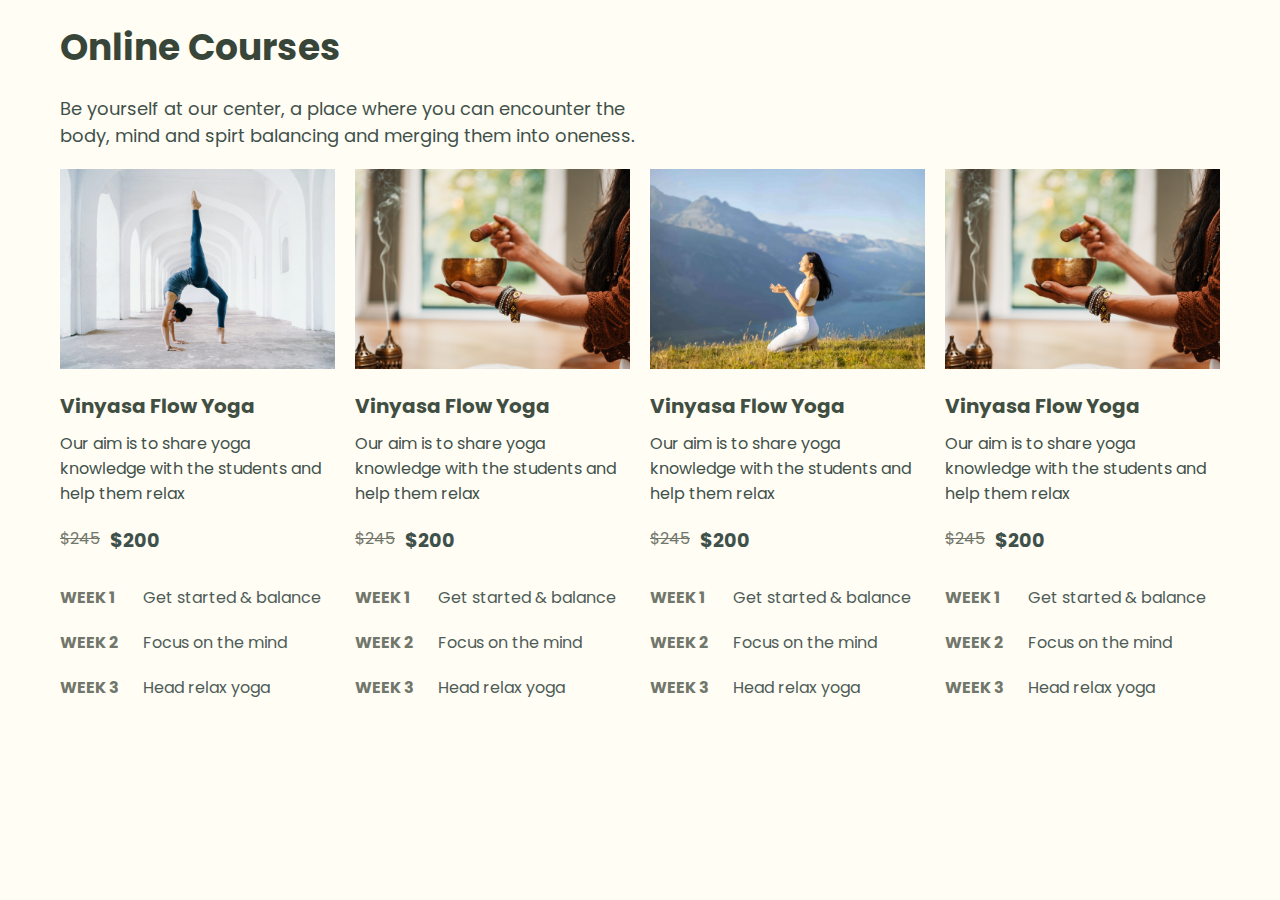
<file: Page1/index.html>
<!DOCTYPE html>
<html lang="en">
  <head>
    <meta charset="UTF-8" />
    <meta name="viewport" content="width=device-width, initial-scale=1.0" />
    <title>Page1</title>
    <link rel="stylesheet" href="style.css" />
    <link
      rel="stylesheet"
      href="https://fonts.googleapis.com/css2?family=Poppins:wght@400;700&display=swap"
    />
  </head>
  <body>
    <div class="container">
      <div class="title">
        <h1>Online Courses</h1>
        <p>
          Be yourself at our center, a place where you can encounter the body,
          mind and spirt balancing and merging them into oneness.
        </p>
      </div>
      <div class="content">
        <div class="box">
          <img src="img/1.png" alt="" />
          <h3>Vinyasa Flow Yoga</h3>
          <p>
            Our aim is to share yoga knowledge with the students and help them
            relax
          </p>
          <div class="price-container">
            <span class="old-price">$245</span>
            <span class="new-price">$200</span>
          </div>
          <div class="schedule">
            <div class="week">WEEK 1</div>
            <div class="tasks">Get started & balance</div>
          </div>
          <div class="schedule">
            <div class="week">WEEK 2</div>
            <div class="tasks">Focus on the mind</div>
          </div>
          <div class="schedule">
            <div class="week">WEEK 3</div>
            <div class="tasks">Head relax yoga</div>
          </div>
        </div>
        <div class="box">
          <img src="img/3.png" alt="" />
          <h3>Vinyasa Flow Yoga</h3>
          <p>
            Our aim is to share yoga knowledge with the students and help them
            relax
          </p>
          <div class="price-container">
            <span class="old-price">$245</span>
            <span class="new-price">$200</span>
          </div>
          <div class="schedule">
            <div class="week">WEEK 1</div>
            <div class="tasks">Get started & balance</div>
          </div>
          <div class="schedule">
            <div class="week">WEEK 2</div>
            <div class="tasks">Focus on the mind</div>
          </div>
          <div class="schedule">
            <div class="week">WEEK 3</div>
            <div class="tasks">Head relax yoga</div>
          </div>
        </div>
        <div class="box">
          <img src="img/2.png" alt="" />
          <h3>Vinyasa Flow Yoga</h3>
          <p>
            Our aim is to share yoga knowledge with the students and help them
            relax
          </p>
          <div class="price-container">
            <span class="old-price">$245</span>
            <span class="new-price">$200</span>
          </div>
          <div class="schedule">
            <div class="week">WEEK 1</div>
            <div class="tasks">Get started & balance</div>
          </div>
          <div class="schedule">
            <div class="week">WEEK 2</div>
            <div class="tasks">Focus on the mind</div>
          </div>
          <div class="schedule">
            <div class="week">WEEK 3</div>
            <div class="tasks">Head relax yoga</div>
          </div>
        </div>
        <div class="box">
          <img src="img/3.png" alt="" />
          <h3>Vinyasa Flow Yoga</h3>
          <p>
            Our aim is to share yoga knowledge with the students and help them
            relax
          </p>
          <div class="price-container">
            <span class="old-price">$245</span>
            <span class="new-price">$200</span>
          </div>
          <div class="schedule">
            <div class="week">WEEK 1</div>
            <div class="tasks">Get started & balance</div>
          </div>
          <div class="schedule">
            <div class="week">WEEK 2</div>
            <div class="tasks">Focus on the mind</div>
          </div>
          <div class="schedule">
            <div class="week">WEEK 3</div>
            <div class="tasks">Head relax yoga</div>
          </div>
        </div>
      </div>
    </div>
  </body>
</html>
</file>
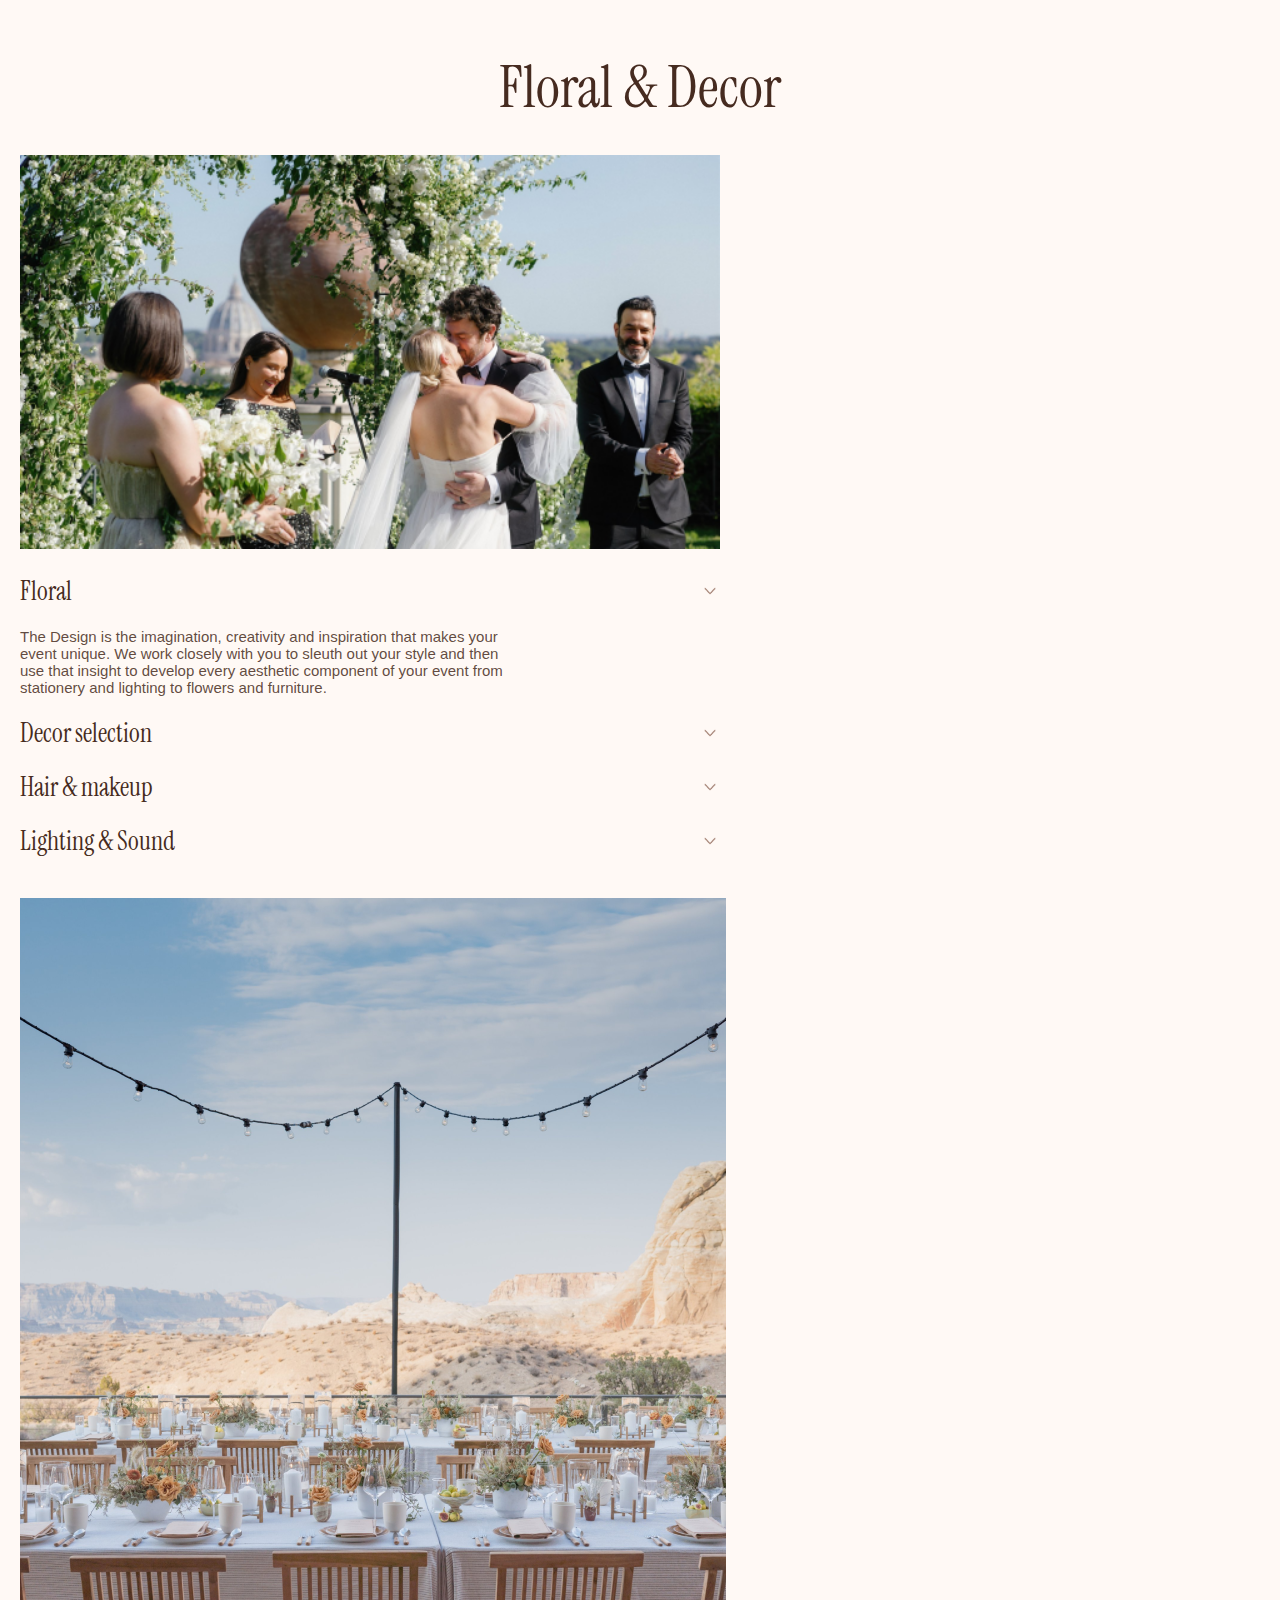
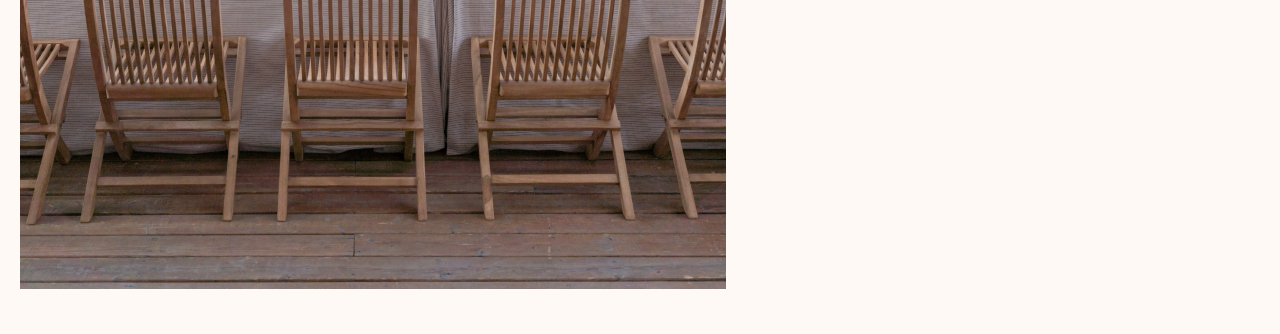
<file: Page2/index.html>
<!DOCTYPE html>
<html lang="en">
  <head>
    <meta charset="UTF-8" />
    <meta name="viewport" content="width=device-width, initial-scale=1.0" />
    <title>Document</title>
    <link rel="stylesheet" href="style.css">
    <link rel="stylesheet" href="https://fonts.googleapis.com/css2?family=Instrument+Serif:wght@400;700&display=swap">
  </head>
  <body>
    <div class="container">
      <div class="title">Floral & Decor</div>
      <div class="content">
        <div class="box">
          <img src="img/Rectangle 75.png" alt="" />
          <div class="select">
            <div class="td">Floral</div>
            <div class="icon"><img src="img/fi_chevron-down.png"></div>
          </div>
          <p>
            The Design is the imagination, creativity and inspiration that makes
            your event unique. We work closely with you to sleuth out your style
            and then use that insight to develop every aesthetic component of
            your event from stationery and lighting to flowers and furniture.
          </p>
          <div class="select">
            <div class="td">Decor selection</div>
            <div class="icon"><img src="img/fi_chevron-down.png"></div>
          </div>
          <div class="select">
            <div class="td">Hair & makeup</div>
            <div class="icon"><img src="img/fi_chevron-down.png"></div>
          </div>
          <div class="select">
            <div class="td">Lighting & Sound</div>
            <div class="icon"><img src="img/fi_chevron-down.png"></div>
          </div>
        </div>
        <div class="box1">
          <img src="img/Rectangle 74.png"/>
        </div>
      </div>
    </div>
  </body>
</html>
</file>
<file: Page1/style.css>
* {
    margin: 0;
    padding: 0;
    box-sizing: border-box;
}

body {
    font-family: 'Poppins', sans-serif;
    margin: 0;
    padding: 0;
    background-color: #FFFDF4;
}

.container {
    width: 100%;
    max-width: 1200px;
    margin: 0 auto;
    padding: 20px;
    margin-bottom: 20px;
}

.title h1 {
    font-size: 36px;
    color: #374639;
    margin-bottom: 20px;
}

.title p {
    width: 100%;
    max-width: 600px;
    font-size: 18px;
    color: #3F514B;
    margin-bottom: 20px;
}

.content {
    display: grid;
    grid-template-columns: repeat(auto-fit, minmax(250px, 1fr));
    gap: 20px;
}

.box {
    background-color: #FFFDF4;
}

.box img {
    max-width: 100%;
    height: auto;
    margin-bottom: 15px;
}

.box h3 {
    font-size: 20px;
    color: #414F42;
    margin-bottom: 10px;
}

.box p {
    font-size: 16px;
    color: #3F514B;
    margin-bottom: 20px;
}

.price-container {
    display: flex;
    margin-bottom: 20px;
}

.old-price {
    text-decoration: line-through;
    color: #72776C;
    margin-right: 10px;
    font-weight: normal;
}

.new-price {
    color: #3F514B;
    font-weight: bold;
    font-size: 1.2em;
}

.schedule {
    display: flex;
    justify-content: space-between;
    padding: 10px 0;
}

.week {
    flex-basis: 30%;
    font-weight: bold;
    color: #72776C; 
}

.tasks {
    color: #4E5C58;
    flex-basis: 70%;
    text-align: left;
}

@media (max-width: 768px) {
    .title h1 {
        font-size: 28px;
    }

    .title p {
        font-size: 16px;
        width: 100%;
    }

    .box {
        padding: 15px;
    }

    .box h3 {
        font-size: 18px;
    }

    .box p {
        font-size: 14px;
    }

    .new-price {
        font-size: 1.1em;
    }

    .schedule {
        flex-direction: column;
        align-items: flex-start;
    }

    .week, .tasks {
        flex-basis: 100%;
        text-align: left;
    }
}
</file>
<file: Page2/style.css>
* {
    margin: 0;
    padding: 0;
    box-sizing: border-box;
}

body {
    font-family: 'Instrument Serif', serif;
    margin: 0;
    padding: 0;
    background-color: #FFF9F5;
}

.container {
    width: 100%;
    max-width: 1600px;
    margin: 0 auto;
    padding: 20px;
    margin-bottom: 20px;
}

.title {
    font-size: 58px;
    text-align: center;
    margin: 30px 0;
    color: #462B20;
}


.content {
    display: flex;
    flex-wrap: wrap;
    gap: 20px;
    justify-content: space-between;
}


.box,
.box1 {
    width: 100%;
    max-width: 700px;
}

.box img {
    width: 100%;
    height: auto;
}


.select {
    display: grid;
    grid-template-columns: 1fr auto;
    align-items: center;
    margin: 20px 0;
    font-size: 26px;
    color: #462B20;
}


.icon img {
    display: block;
    width: 20px;
    height: auto;
}


p {
    font-family: Arial, Helvetica, sans-serif;
    color: rgba(70, 43, 32, 0.85);
    font-size: 15px;
    width: 100%;
    max-width: 499px;
    height: auto;
    margin: 0;
}

@media (max-width: 768px) {
    .title {
        font-size: 36px;
    }

    .select {
        font-size: 20px;
    }

    .box,
    .box1 {
        width: 100%;
    }

    p {
        font-size: 14px;
        max-width: 100%;
    }
}

@media (max-width: 480px) {
    .title {
        font-size: 28px;
    }

    .select {
        font-size: 18px;
    }

    p {
        font-size: 12px;
    }
}
</file>
